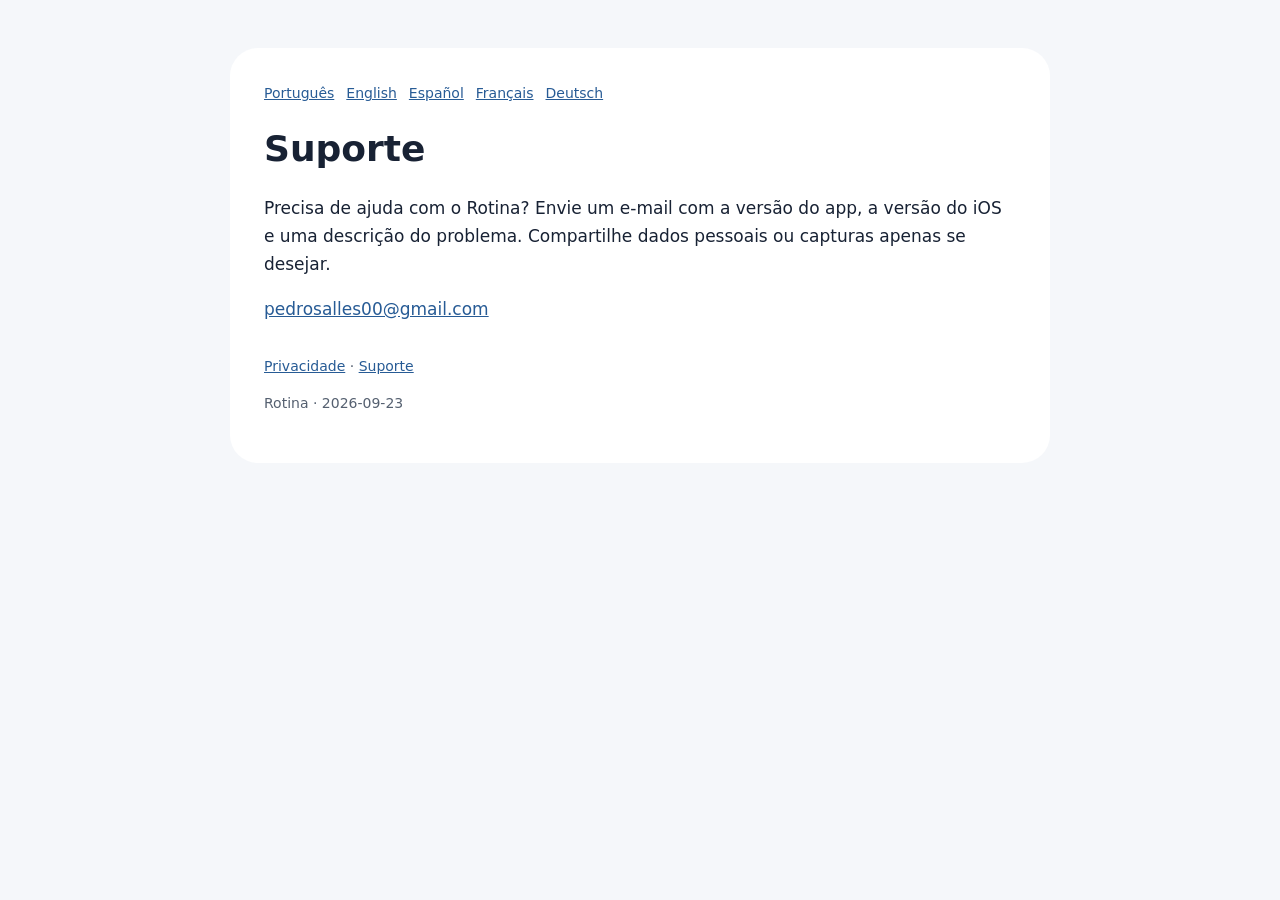
<file: index.html>
<!doctype html><html lang="pt-BR"><head><meta charset="utf-8"><meta name="viewport" content="width=device-width,initial-scale=1"><title>Rotina · Suporte</title><link rel="stylesheet" href="style.css"></head><body><main><nav aria-label="Languages"><a lang="pt-BR" href="support-pt-BR.html">Português</a> <a lang="en" href="support-en.html">English</a> <a lang="es" href="support-es.html">Español</a> <a lang="fr" href="support-fr.html">Français</a> <a lang="de" href="support-de.html">Deutsch</a></nav><h1>Suporte</h1><p>Precisa de ajuda com o Rotina? Envie um e-mail com a versão do app, a versão do iOS e uma descrição do problema. Compartilhe dados pessoais ou capturas apenas se desejar.</p><p><a href="mailto:pedrosalles00@gmail.com">pedrosalles00@gmail.com</a></p><footer><a href="privacy-pt-BR.html">Privacidade</a> · <a href="support-pt-BR.html">Suporte</a><p>Rotina · 2026-09-23</p></footer></main></body></html>
</file>
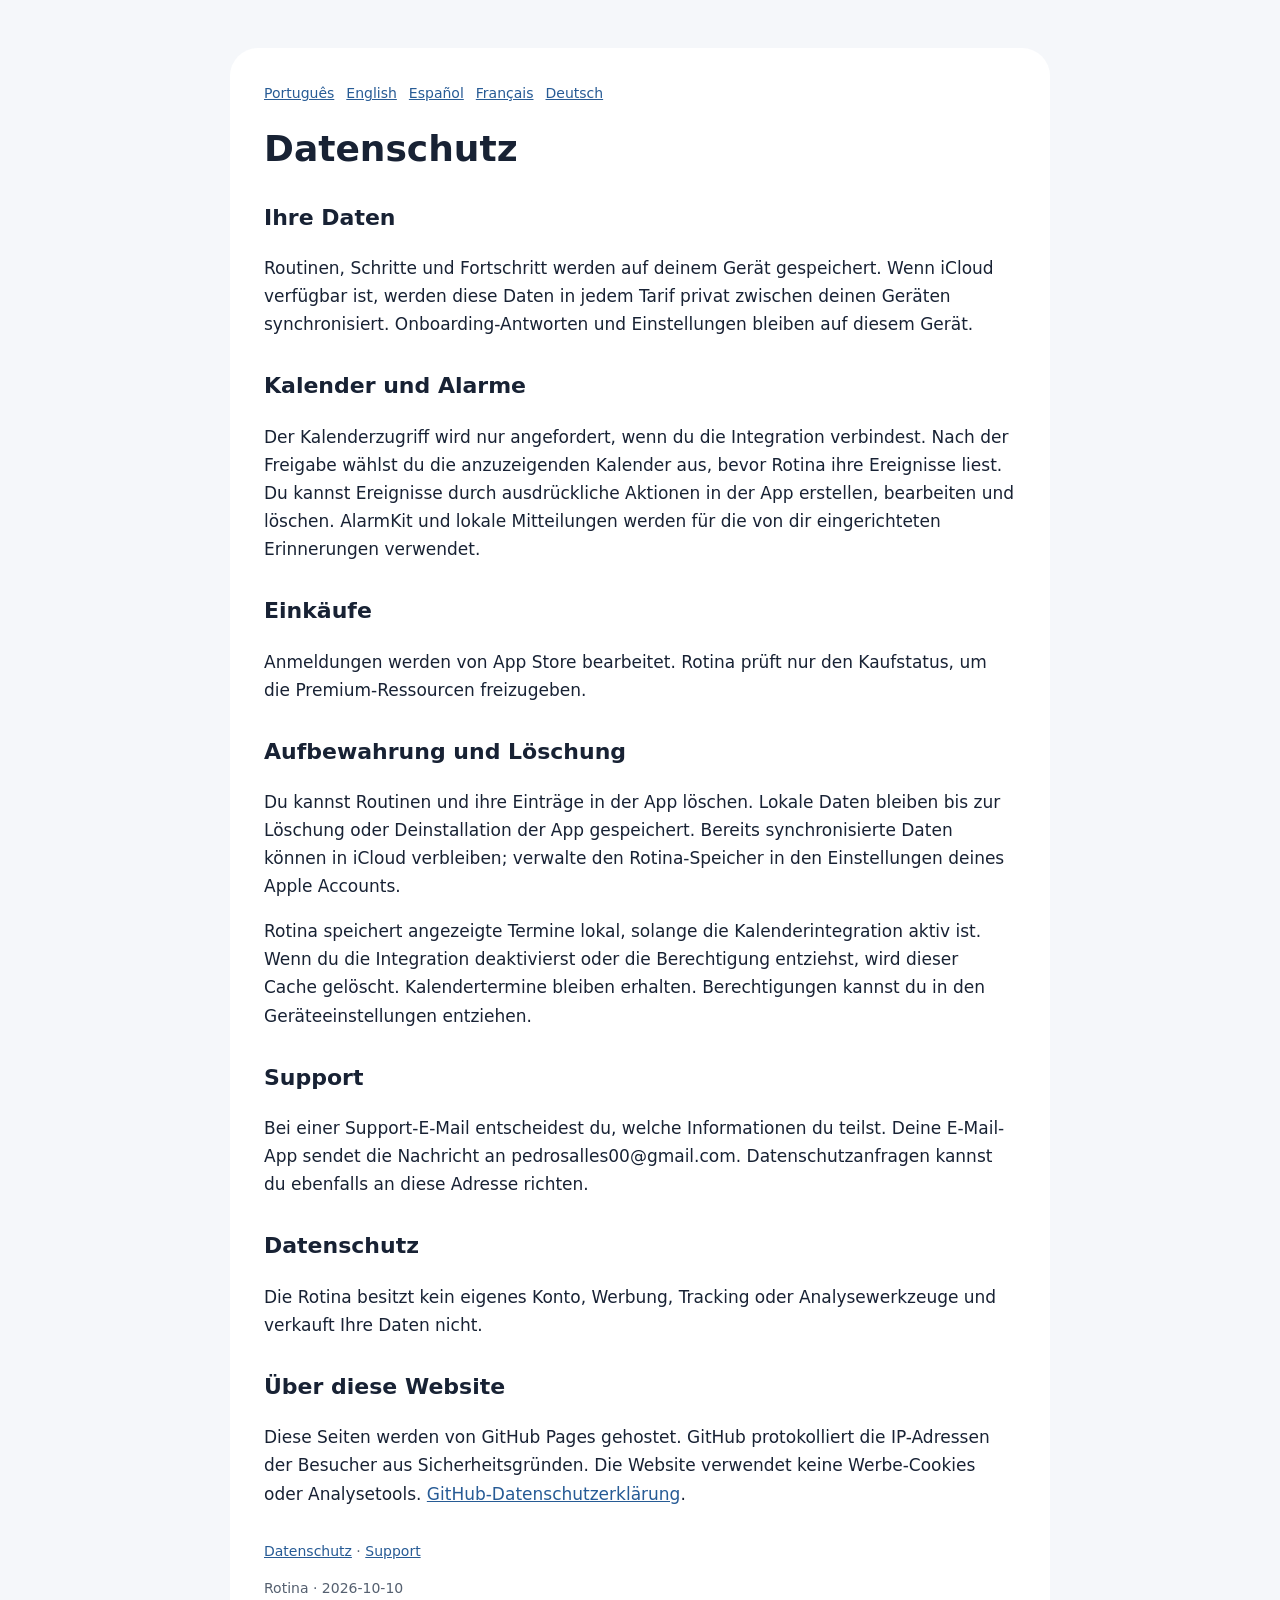
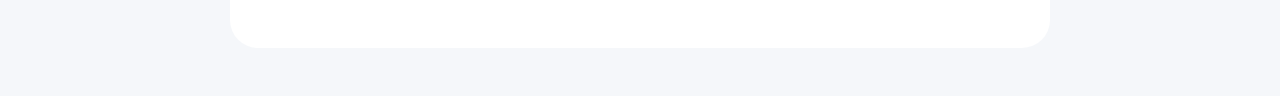
<file: privacy-de.html>
<!doctype html><html lang="de"><head><meta charset="utf-8"><meta name="viewport" content="width=device-width,initial-scale=1"><title>Rotina · Datenschutz</title><link rel="stylesheet" href="style.css"></head><body><main><nav aria-label="Languages"><a lang="pt-BR" href="privacy-pt-BR.html">Português</a> <a lang="en" href="privacy-en.html">English</a> <a lang="es" href="privacy-es.html">Español</a> <a lang="fr" href="privacy-fr.html">Français</a> <a lang="de" href="privacy-de.html">Deutsch</a></nav><h1>Datenschutz</h1><section><h2>Ihre Daten</h2><p>Routinen, Schritte und Fortschritt werden auf deinem Gerät gespeichert. Wenn iCloud verfügbar ist, werden diese Daten in jedem Tarif privat zwischen deinen Geräten synchronisiert. Onboarding-Antworten und Einstellungen bleiben auf diesem Gerät.</p></section><section><h2>Kalender und Alarme</h2><p>Der Kalenderzugriff wird nur angefordert, wenn du die Integration verbindest. Nach der Freigabe wählst du die anzuzeigenden Kalender aus, bevor Rotina ihre Ereignisse liest. Du kannst Ereignisse durch ausdrückliche Aktionen in der App erstellen, bearbeiten und löschen. AlarmKit und lokale Mitteilungen werden für die von dir eingerichteten Erinnerungen verwendet.</p></section><section><h2>Einkäufe</h2><p>Anmeldungen werden von App Store bearbeitet. Rotina prüft nur den Kaufstatus, um die Premium-Ressourcen freizugeben.</p></section><section><h2>Aufbewahrung und Löschung</h2><p>Du kannst Routinen und ihre Einträge in der App löschen. Lokale Daten bleiben bis zur Löschung oder Deinstallation der App gespeichert. Bereits synchronisierte Daten können in iCloud verbleiben; verwalte den Rotina-Speicher in den Einstellungen deines Apple Accounts.</p><p>Rotina speichert angezeigte Termine lokal, solange die Kalenderintegration aktiv ist. Wenn du die Integration deaktivierst oder die Berechtigung entziehst, wird dieser Cache gelöscht. Kalendertermine bleiben erhalten. Berechtigungen kannst du in den Geräteeinstellungen entziehen.</p></section><section><h2>Support</h2><p>Bei einer Support-E-Mail entscheidest du, welche Informationen du teilst. Deine E-Mail-App sendet die Nachricht an pedrosalles00@gmail.com. Datenschutzanfragen kannst du ebenfalls an diese Adresse richten.</p></section><section><h2>Datenschutz</h2><p>Die Rotina besitzt kein eigenes Konto, Werbung, Tracking oder Analysewerkzeuge und verkauft Ihre Daten nicht.</p></section><section><h2>Über diese Website</h2><p>Diese Seiten werden von GitHub Pages gehostet. GitHub protokolliert die IP-Adressen der Besucher aus Sicherheitsgründen. Die Website verwendet keine Werbe-Cookies oder Analysetools. <a href="https://docs.github.com/en/site-policy/privacy-policies/github-general-privacy-statement">GitHub-Datenschutzerklärung</a>.</p></section><footer><a href="privacy-de.html">Datenschutz</a> · <a href="support-de.html">Support</a><p>Rotina · 2026-10-10</p></footer></main></body></html>
</file>
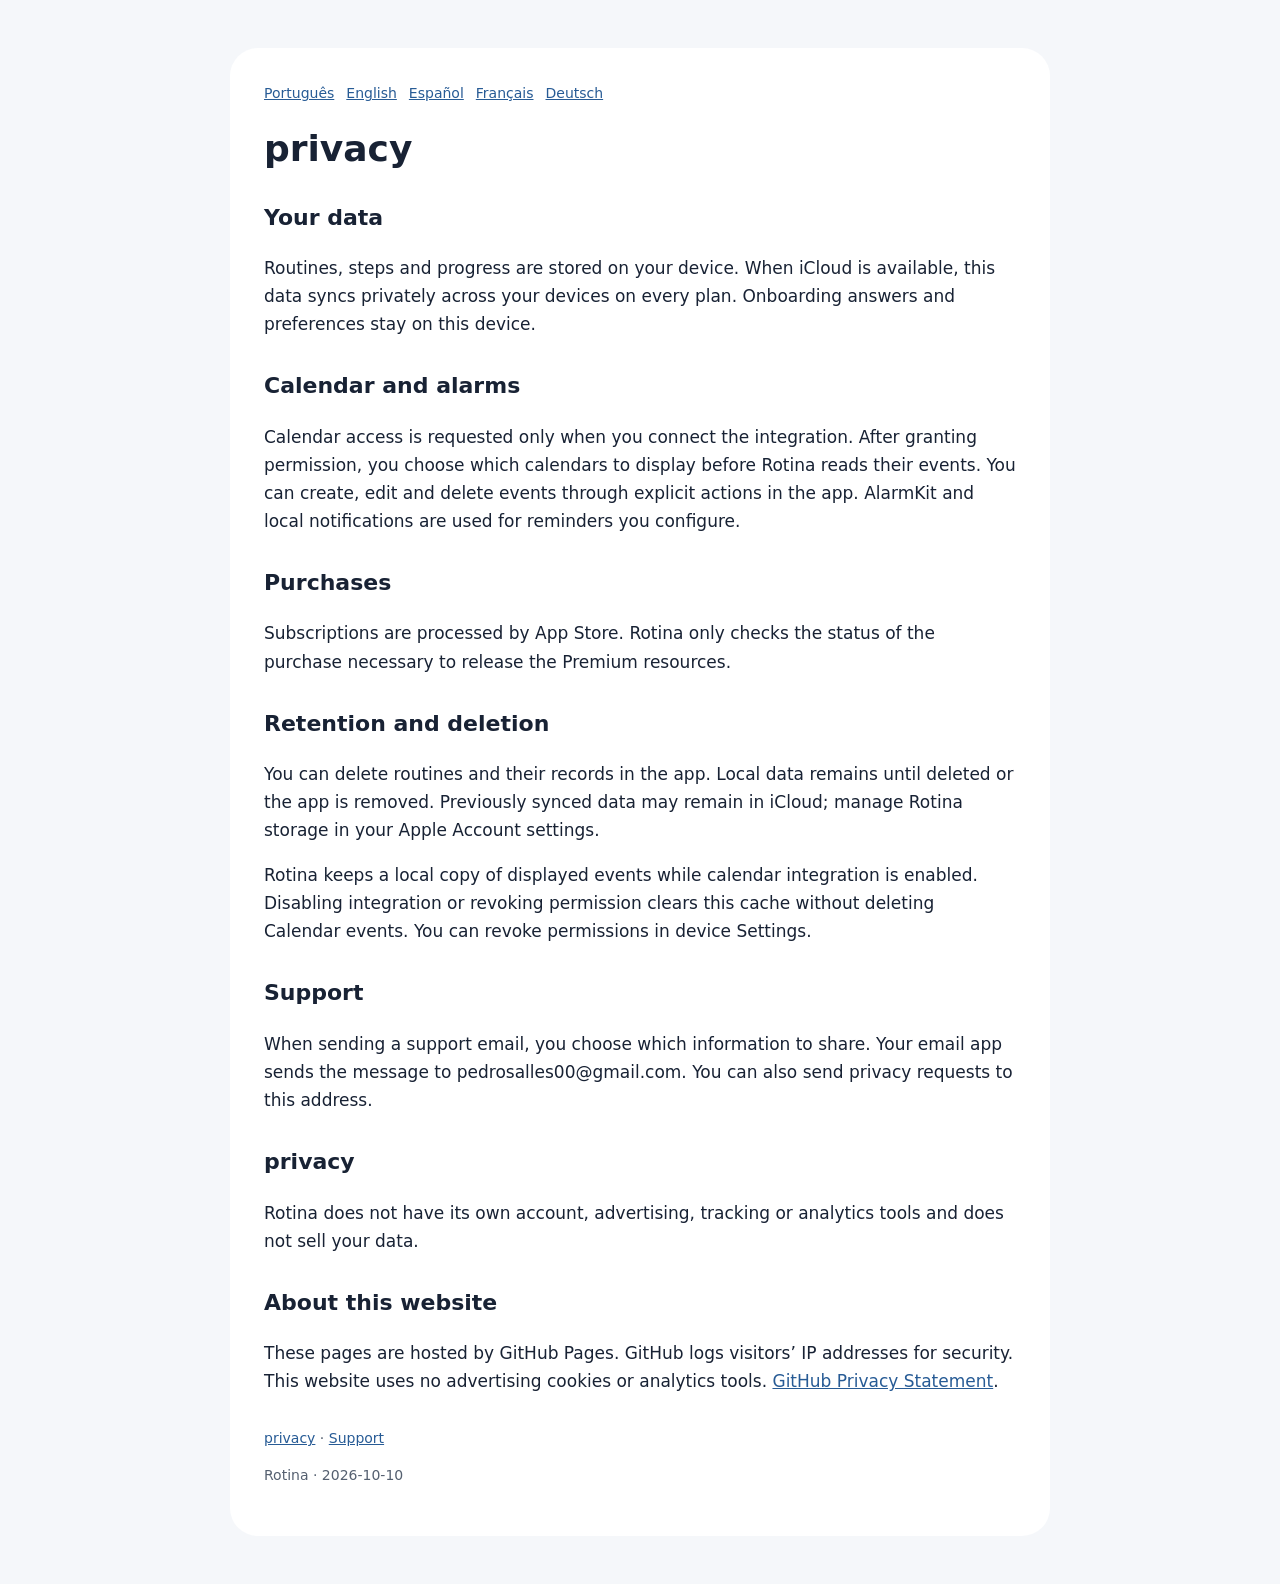
<file: privacy-en.html>
<!doctype html><html lang="en"><head><meta charset="utf-8"><meta name="viewport" content="width=device-width,initial-scale=1"><title>Rotina · privacy</title><link rel="stylesheet" href="style.css"></head><body><main><nav aria-label="Languages"><a lang="pt-BR" href="privacy-pt-BR.html">Português</a> <a lang="en" href="privacy-en.html">English</a> <a lang="es" href="privacy-es.html">Español</a> <a lang="fr" href="privacy-fr.html">Français</a> <a lang="de" href="privacy-de.html">Deutsch</a></nav><h1>privacy</h1><section><h2>Your data</h2><p>Routines, steps and progress are stored on your device. When iCloud is available, this data syncs privately across your devices on every plan. Onboarding answers and preferences stay on this device.</p></section><section><h2>Calendar and alarms</h2><p>Calendar access is requested only when you connect the integration. After granting permission, you choose which calendars to display before Rotina reads their events. You can create, edit and delete events through explicit actions in the app. AlarmKit and local notifications are used for reminders you configure.</p></section><section><h2>Purchases</h2><p>Subscriptions are processed by App Store. Rotina only checks the status of the purchase necessary to release the Premium resources.</p></section><section><h2>Retention and deletion</h2><p>You can delete routines and their records in the app. Local data remains until deleted or the app is removed. Previously synced data may remain in iCloud; manage Rotina storage in your Apple Account settings.</p><p>Rotina keeps a local copy of displayed events while calendar integration is enabled. Disabling integration or revoking permission clears this cache without deleting Calendar events. You can revoke permissions in device Settings.</p></section><section><h2>Support</h2><p>When sending a support email, you choose which information to share. Your email app sends the message to pedrosalles00@gmail.com. You can also send privacy requests to this address.</p></section><section><h2>privacy</h2><p>Rotina does not have its own account, advertising, tracking or analytics tools and does not sell your data.</p></section><section><h2>About this website</h2><p>These pages are hosted by GitHub Pages. GitHub logs visitors’ IP addresses for security. This website uses no advertising cookies or analytics tools. <a href="https://docs.github.com/en/site-policy/privacy-policies/github-general-privacy-statement">GitHub Privacy Statement</a>.</p></section><footer><a href="privacy-en.html">privacy</a> · <a href="support-en.html">Support</a><p>Rotina · 2026-10-10</p></footer></main></body></html>
</file>
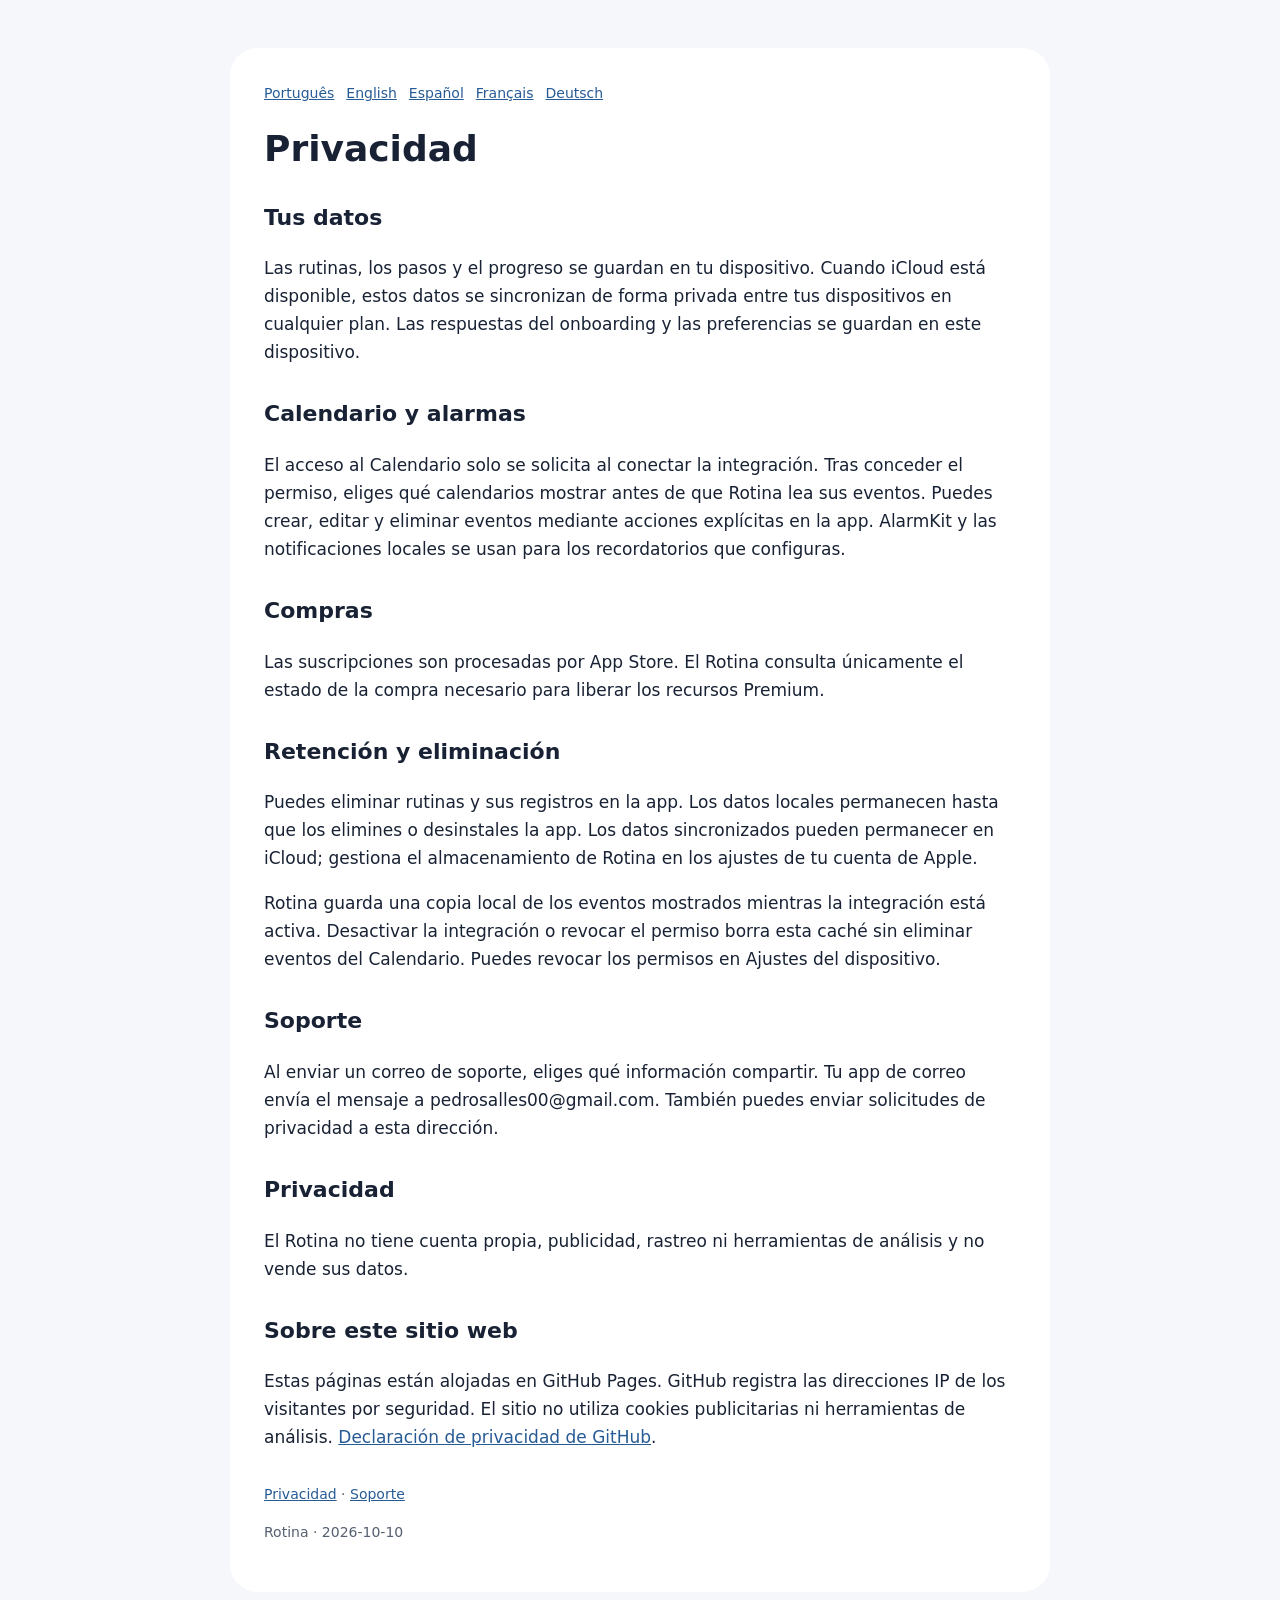
<file: privacy-es.html>
<!doctype html><html lang="es"><head><meta charset="utf-8"><meta name="viewport" content="width=device-width,initial-scale=1"><title>Rotina · Privacidad</title><link rel="stylesheet" href="style.css"></head><body><main><nav aria-label="Languages"><a lang="pt-BR" href="privacy-pt-BR.html">Português</a> <a lang="en" href="privacy-en.html">English</a> <a lang="es" href="privacy-es.html">Español</a> <a lang="fr" href="privacy-fr.html">Français</a> <a lang="de" href="privacy-de.html">Deutsch</a></nav><h1>Privacidad</h1><section><h2>Tus datos</h2><p>Las rutinas, los pasos y el progreso se guardan en tu dispositivo. Cuando iCloud está disponible, estos datos se sincronizan de forma privada entre tus dispositivos en cualquier plan. Las respuestas del onboarding y las preferencias se guardan en este dispositivo.</p></section><section><h2>Calendario y alarmas</h2><p>El acceso al Calendario solo se solicita al conectar la integración. Tras conceder el permiso, eliges qué calendarios mostrar antes de que Rotina lea sus eventos. Puedes crear, editar y eliminar eventos mediante acciones explícitas en la app. AlarmKit y las notificaciones locales se usan para los recordatorios que configuras.</p></section><section><h2>Compras</h2><p>Las suscripciones son procesadas por App Store. El Rotina consulta únicamente el estado de la compra necesario para liberar los recursos Premium.</p></section><section><h2>Retención y eliminación</h2><p>Puedes eliminar rutinas y sus registros en la app. Los datos locales permanecen hasta que los elimines o desinstales la app. Los datos sincronizados pueden permanecer en iCloud; gestiona el almacenamiento de Rotina en los ajustes de tu cuenta de Apple.</p><p>Rotina guarda una copia local de los eventos mostrados mientras la integración está activa. Desactivar la integración o revocar el permiso borra esta caché sin eliminar eventos del Calendario. Puedes revocar los permisos en Ajustes del dispositivo.</p></section><section><h2>Soporte</h2><p>Al enviar un correo de soporte, eliges qué información compartir. Tu app de correo envía el mensaje a pedrosalles00@gmail.com. También puedes enviar solicitudes de privacidad a esta dirección.</p></section><section><h2>Privacidad</h2><p>El Rotina no tiene cuenta propia, publicidad, rastreo ni herramientas de análisis y no vende sus datos.</p></section><section><h2>Sobre este sitio web</h2><p>Estas páginas están alojadas en GitHub Pages. GitHub registra las direcciones IP de los visitantes por seguridad. El sitio no utiliza cookies publicitarias ni herramientas de análisis. <a href="https://docs.github.com/en/site-policy/privacy-policies/github-general-privacy-statement">Declaración de privacidad de GitHub</a>.</p></section><footer><a href="privacy-es.html">Privacidad</a> · <a href="support-es.html">Soporte</a><p>Rotina · 2026-10-10</p></footer></main></body></html>
</file>
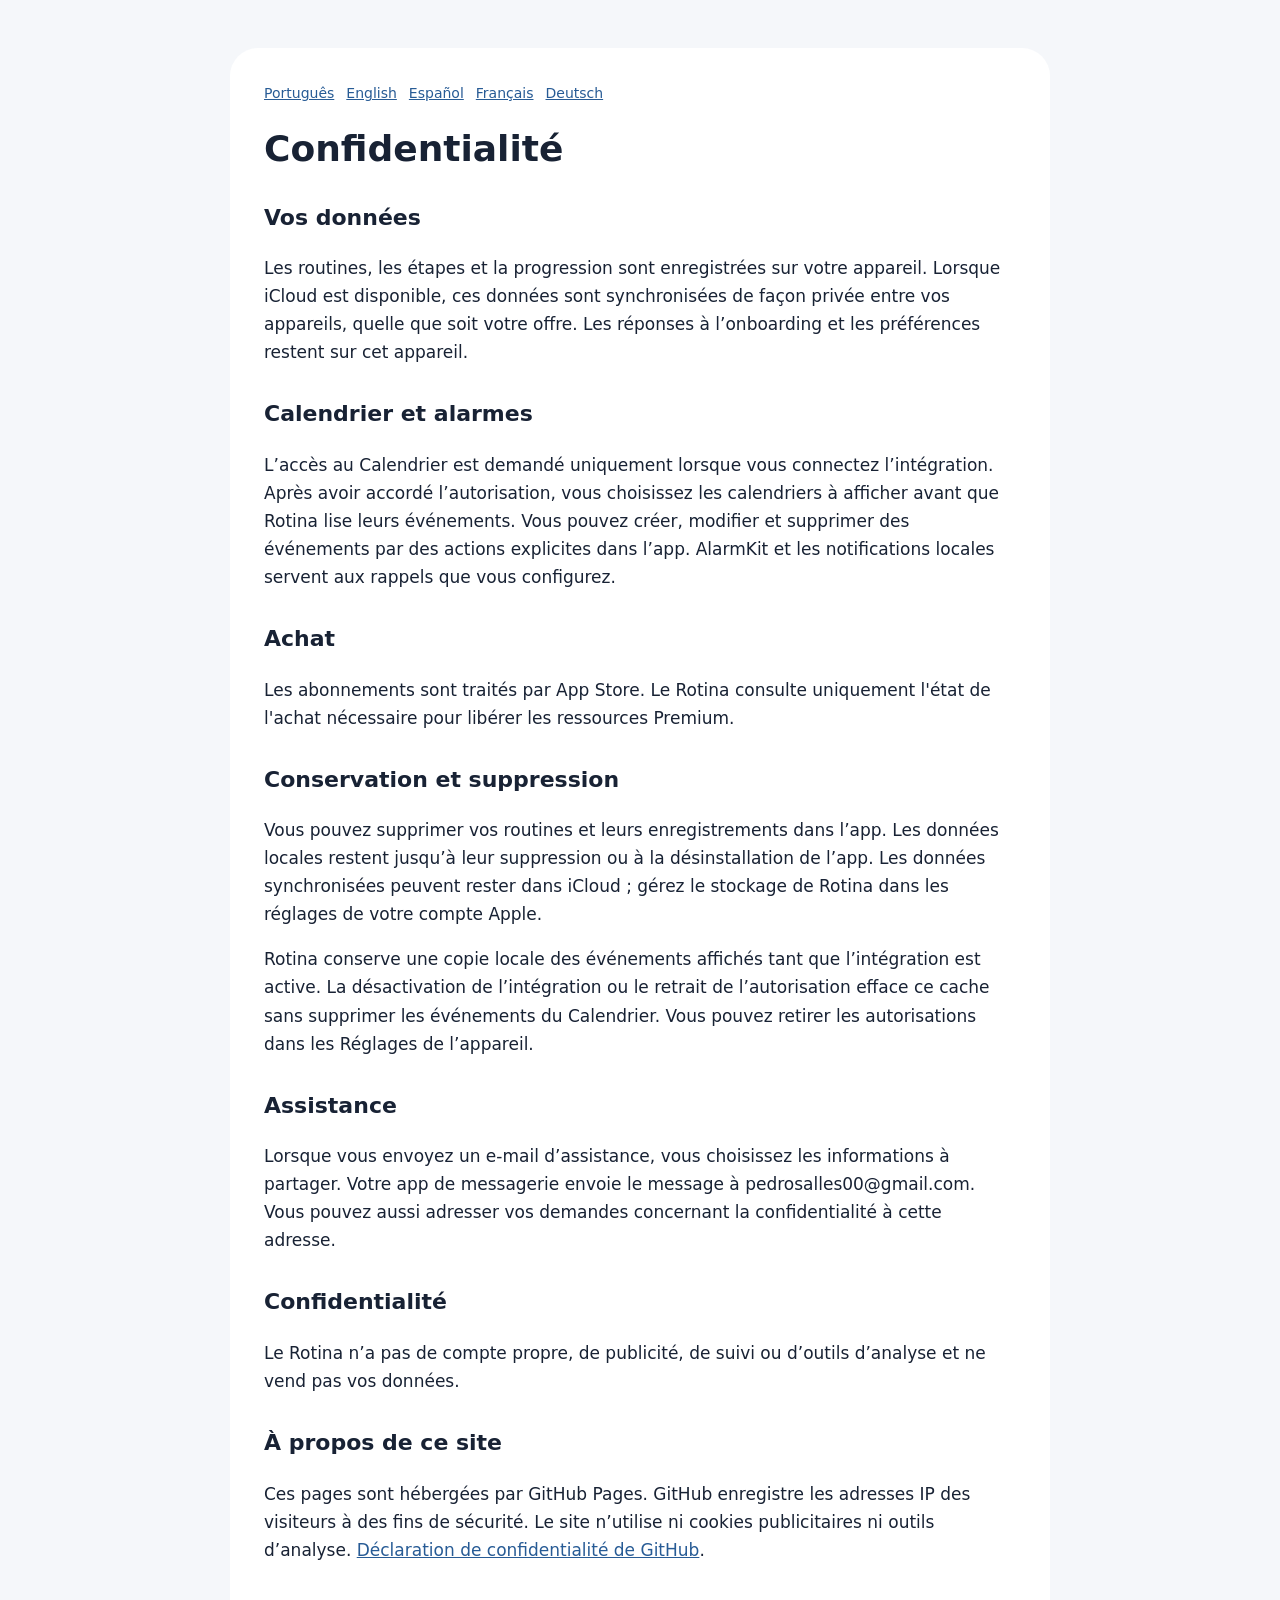
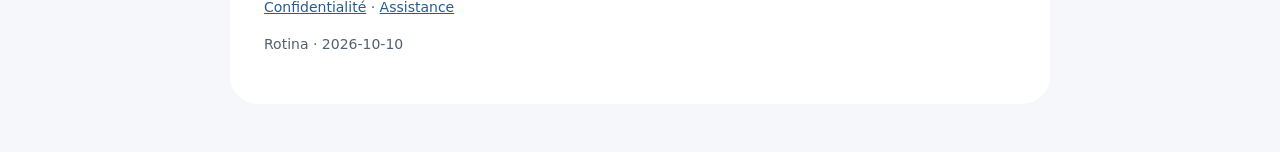
<file: privacy-fr.html>
<!doctype html><html lang="fr"><head><meta charset="utf-8"><meta name="viewport" content="width=device-width,initial-scale=1"><title>Rotina · Confidentialité</title><link rel="stylesheet" href="style.css"></head><body><main><nav aria-label="Languages"><a lang="pt-BR" href="privacy-pt-BR.html">Português</a> <a lang="en" href="privacy-en.html">English</a> <a lang="es" href="privacy-es.html">Español</a> <a lang="fr" href="privacy-fr.html">Français</a> <a lang="de" href="privacy-de.html">Deutsch</a></nav><h1>Confidentialité</h1><section><h2>Vos données</h2><p>Les routines, les étapes et la progression sont enregistrées sur votre appareil. Lorsque iCloud est disponible, ces données sont synchronisées de façon privée entre vos appareils, quelle que soit votre offre. Les réponses à l’onboarding et les préférences restent sur cet appareil.</p></section><section><h2>Calendrier et alarmes</h2><p>L’accès au Calendrier est demandé uniquement lorsque vous connectez l’intégration. Après avoir accordé l’autorisation, vous choisissez les calendriers à afficher avant que Rotina lise leurs événements. Vous pouvez créer, modifier et supprimer des événements par des actions explicites dans l’app. AlarmKit et les notifications locales servent aux rappels que vous configurez.</p></section><section><h2>Achat</h2><p>Les abonnements sont traités par App Store. Le Rotina consulte uniquement l&#x27;état de l&#x27;achat nécessaire pour libérer les ressources Premium.</p></section><section><h2>Conservation et suppression</h2><p>Vous pouvez supprimer vos routines et leurs enregistrements dans l’app. Les données locales restent jusqu’à leur suppression ou à la désinstallation de l’app. Les données synchronisées peuvent rester dans iCloud ; gérez le stockage de Rotina dans les réglages de votre compte Apple.</p><p>Rotina conserve une copie locale des événements affichés tant que l’intégration est active. La désactivation de l’intégration ou le retrait de l’autorisation efface ce cache sans supprimer les événements du Calendrier. Vous pouvez retirer les autorisations dans les Réglages de l’appareil.</p></section><section><h2>Assistance</h2><p>Lorsque vous envoyez un e-mail d’assistance, vous choisissez les informations à partager. Votre app de messagerie envoie le message à pedrosalles00@gmail.com. Vous pouvez aussi adresser vos demandes concernant la confidentialité à cette adresse.</p></section><section><h2>Confidentialité</h2><p>Le Rotina n’a pas de compte propre, de publicité, de suivi ou d’outils d’analyse et ne vend pas vos données.</p></section><section><h2>À propos de ce site</h2><p>Ces pages sont hébergées par GitHub Pages. GitHub enregistre les adresses IP des visiteurs à des fins de sécurité. Le site n’utilise ni cookies publicitaires ni outils d’analyse. <a href="https://docs.github.com/en/site-policy/privacy-policies/github-general-privacy-statement">Déclaration de confidentialité de GitHub</a>.</p></section><footer><a href="privacy-fr.html">Confidentialité</a> · <a href="support-fr.html">Assistance</a><p>Rotina · 2026-10-10</p></footer></main></body></html>
</file>
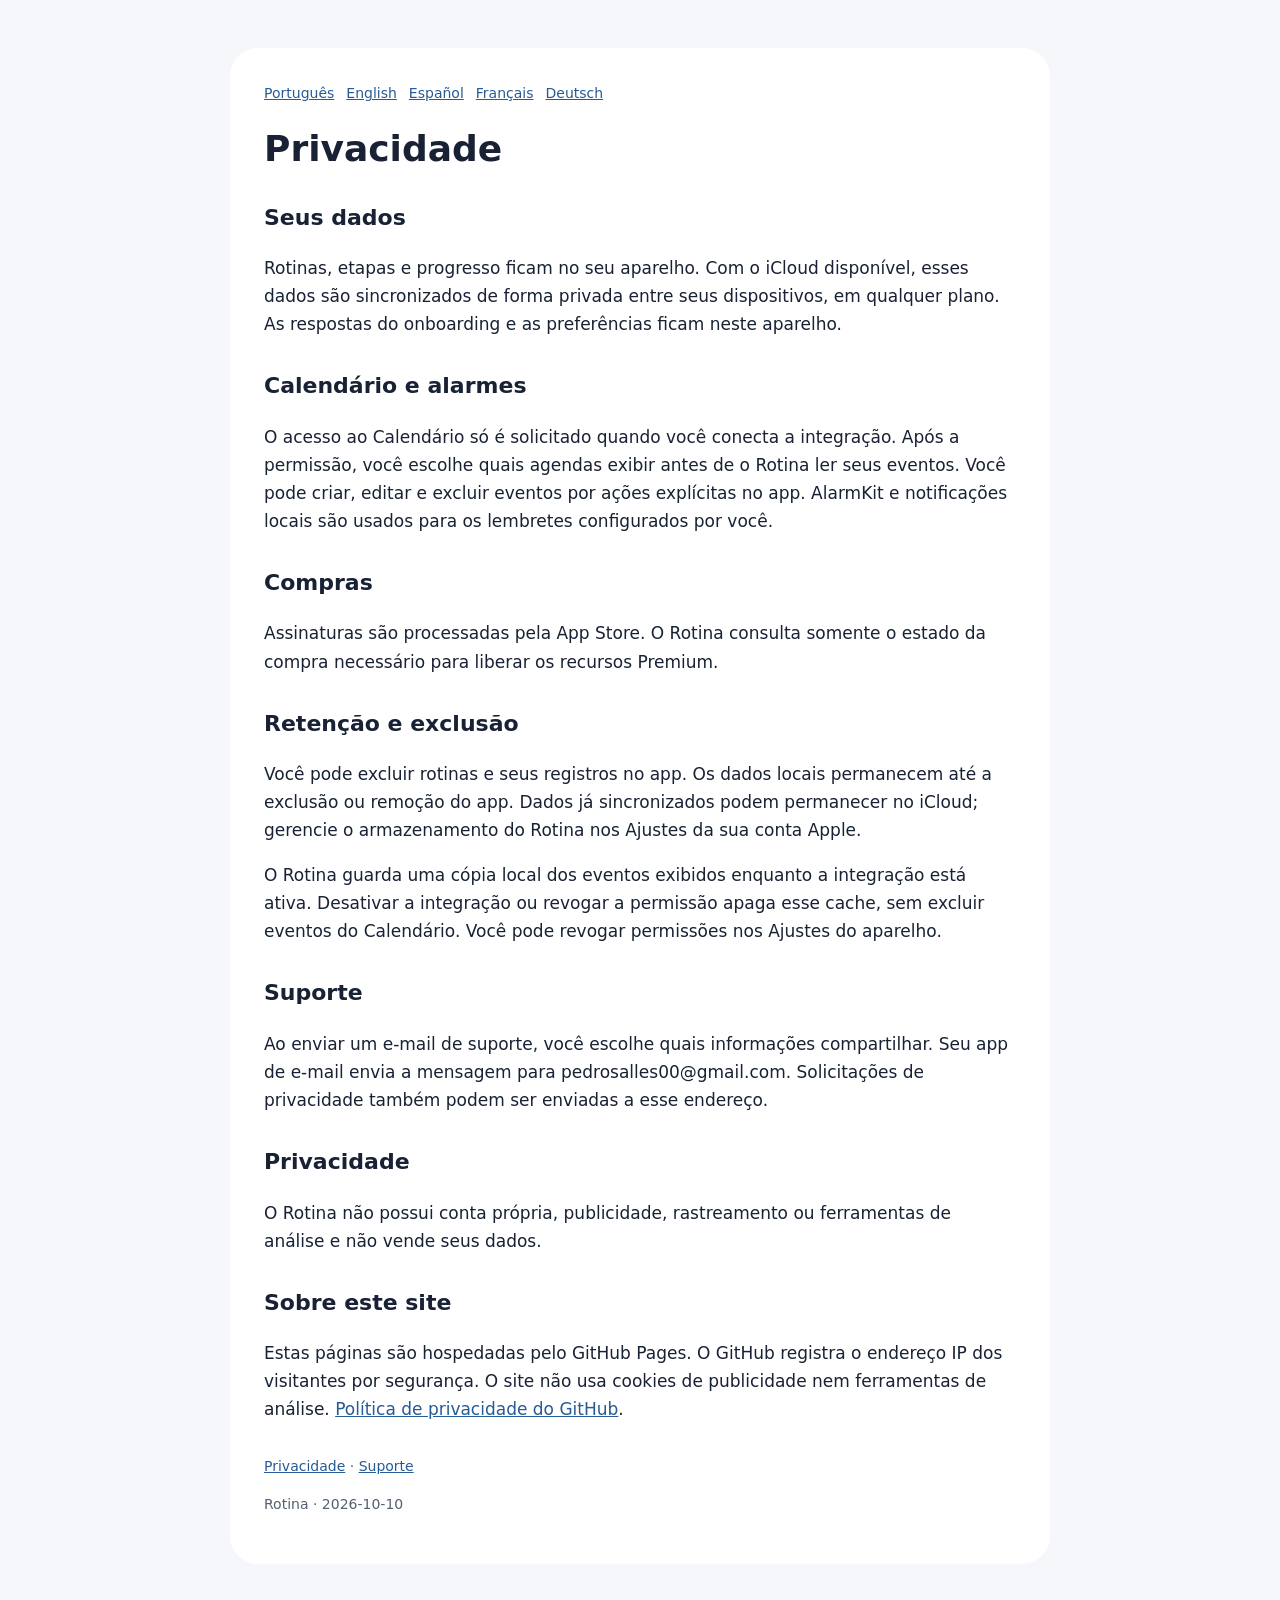
<file: privacy-pt-BR.html>
<!doctype html><html lang="pt-BR"><head><meta charset="utf-8"><meta name="viewport" content="width=device-width,initial-scale=1"><title>Rotina · Privacidade</title><link rel="stylesheet" href="style.css"></head><body><main><nav aria-label="Languages"><a lang="pt-BR" href="privacy-pt-BR.html">Português</a> <a lang="en" href="privacy-en.html">English</a> <a lang="es" href="privacy-es.html">Español</a> <a lang="fr" href="privacy-fr.html">Français</a> <a lang="de" href="privacy-de.html">Deutsch</a></nav><h1>Privacidade</h1><section><h2>Seus dados</h2><p>Rotinas, etapas e progresso ficam no seu aparelho. Com o iCloud disponível, esses dados são sincronizados de forma privada entre seus dispositivos, em qualquer plano. As respostas do onboarding e as preferências ficam neste aparelho.</p></section><section><h2>Calendário e alarmes</h2><p>O acesso ao Calendário só é solicitado quando você conecta a integração. Após a permissão, você escolhe quais agendas exibir antes de o Rotina ler seus eventos. Você pode criar, editar e excluir eventos por ações explícitas no app. AlarmKit e notificações locais são usados para os lembretes configurados por você.</p></section><section><h2>Compras</h2><p>Assinaturas são processadas pela App Store. O Rotina consulta somente o estado da compra necessário para liberar os recursos Premium.</p></section><section><h2>Retenção e exclusão</h2><p>Você pode excluir rotinas e seus registros no app. Os dados locais permanecem até a exclusão ou remoção do app. Dados já sincronizados podem permanecer no iCloud; gerencie o armazenamento do Rotina nos Ajustes da sua conta Apple.</p><p>O Rotina guarda uma cópia local dos eventos exibidos enquanto a integração está ativa. Desativar a integração ou revogar a permissão apaga esse cache, sem excluir eventos do Calendário. Você pode revogar permissões nos Ajustes do aparelho.</p></section><section><h2>Suporte</h2><p>Ao enviar um e-mail de suporte, você escolhe quais informações compartilhar. Seu app de e-mail envia a mensagem para pedrosalles00@gmail.com. Solicitações de privacidade também podem ser enviadas a esse endereço.</p></section><section><h2>Privacidade</h2><p>O Rotina não possui conta própria, publicidade, rastreamento ou ferramentas de análise e não vende seus dados.</p></section><section><h2>Sobre este site</h2><p>Estas páginas são hospedadas pelo GitHub Pages. O GitHub registra o endereço IP dos visitantes por segurança. O site não usa cookies de publicidade nem ferramentas de análise. <a href="https://docs.github.com/en/site-policy/privacy-policies/github-general-privacy-statement">Política de privacidade do GitHub</a>.</p></section><footer><a href="privacy-pt-BR.html">Privacidade</a> · <a href="support-pt-BR.html">Suporte</a><p>Rotina · 2026-10-10</p></footer></main></body></html>
</file>
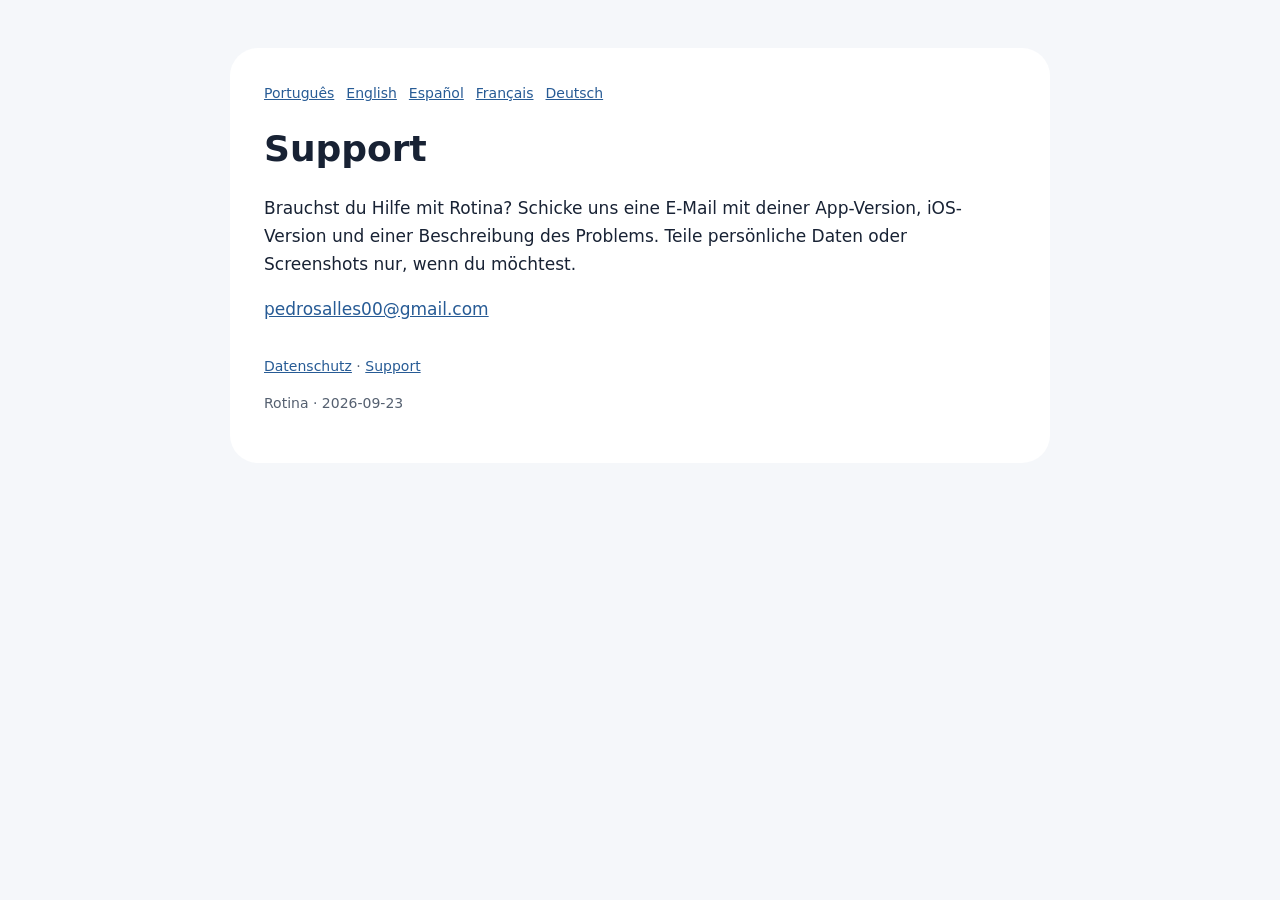
<file: support-de.html>
<!doctype html><html lang="de"><head><meta charset="utf-8"><meta name="viewport" content="width=device-width,initial-scale=1"><title>Rotina · Support</title><link rel="stylesheet" href="style.css"></head><body><main><nav aria-label="Languages"><a lang="pt-BR" href="support-pt-BR.html">Português</a> <a lang="en" href="support-en.html">English</a> <a lang="es" href="support-es.html">Español</a> <a lang="fr" href="support-fr.html">Français</a> <a lang="de" href="support-de.html">Deutsch</a></nav><h1>Support</h1><p>Brauchst du Hilfe mit Rotina? Schicke uns eine E-Mail mit deiner App-Version, iOS-Version und einer Beschreibung des Problems. Teile persönliche Daten oder Screenshots nur, wenn du möchtest.</p><p><a href="mailto:pedrosalles00@gmail.com">pedrosalles00@gmail.com</a></p><footer><a href="privacy-de.html">Datenschutz</a> · <a href="support-de.html">Support</a><p>Rotina · 2026-09-23</p></footer></main></body></html>
</file>
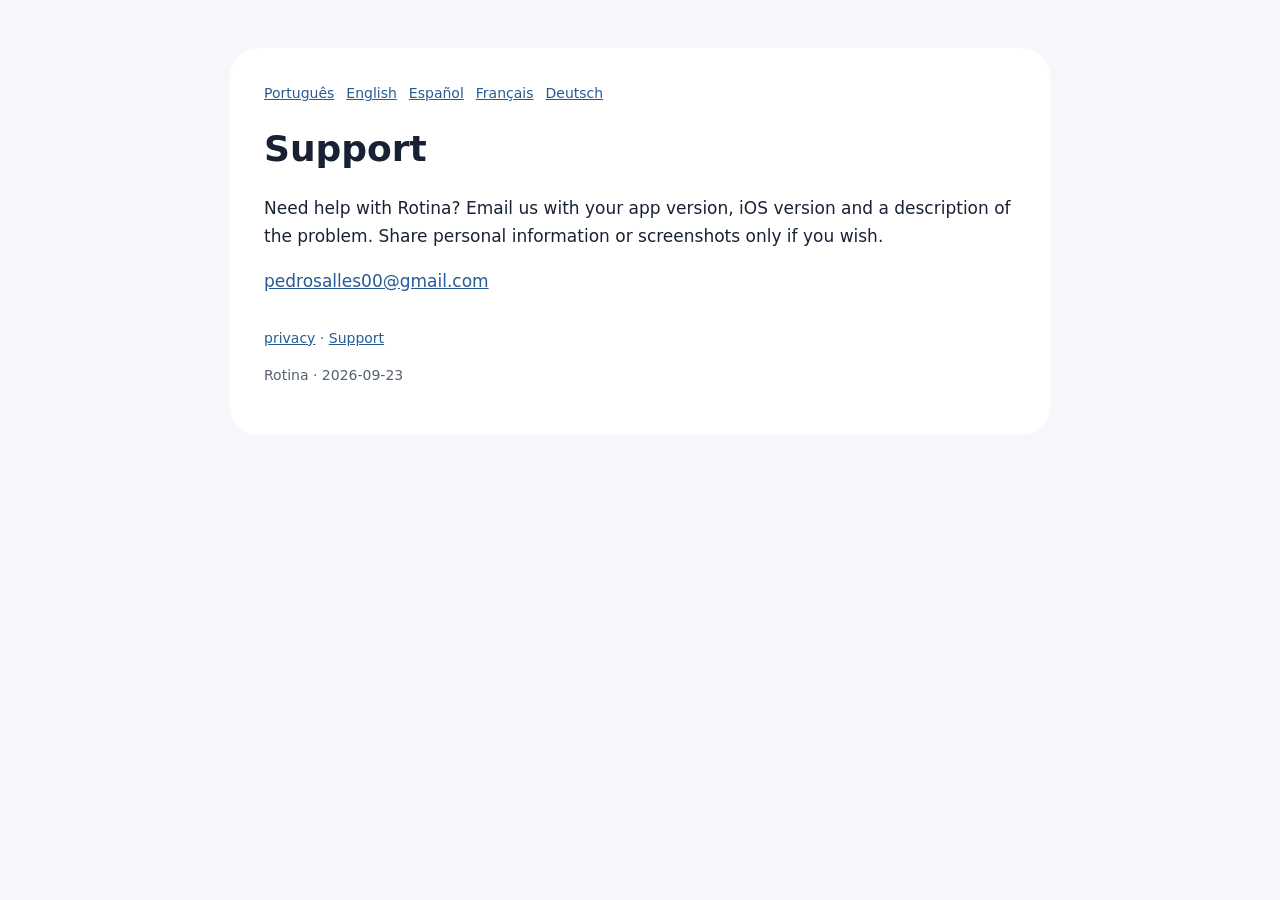
<file: support-en.html>
<!doctype html><html lang="en"><head><meta charset="utf-8"><meta name="viewport" content="width=device-width,initial-scale=1"><title>Rotina · Support</title><link rel="stylesheet" href="style.css"></head><body><main><nav aria-label="Languages"><a lang="pt-BR" href="support-pt-BR.html">Português</a> <a lang="en" href="support-en.html">English</a> <a lang="es" href="support-es.html">Español</a> <a lang="fr" href="support-fr.html">Français</a> <a lang="de" href="support-de.html">Deutsch</a></nav><h1>Support</h1><p>Need help with Rotina? Email us with your app version, iOS version and a description of the problem. Share personal information or screenshots only if you wish.</p><p><a href="mailto:pedrosalles00@gmail.com">pedrosalles00@gmail.com</a></p><footer><a href="privacy-en.html">privacy</a> · <a href="support-en.html">Support</a><p>Rotina · 2026-09-23</p></footer></main></body></html>
</file>
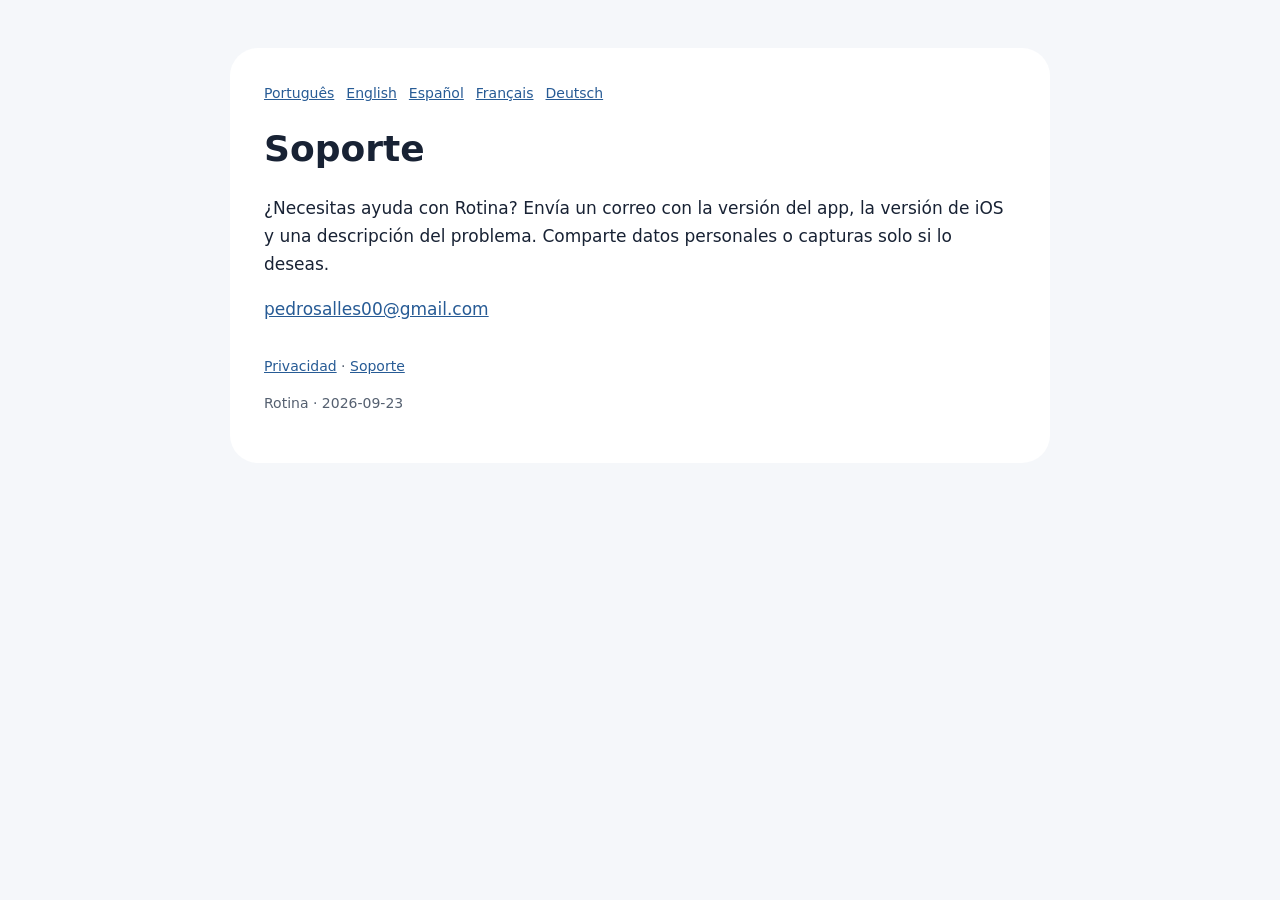
<file: support-es.html>
<!doctype html><html lang="es"><head><meta charset="utf-8"><meta name="viewport" content="width=device-width,initial-scale=1"><title>Rotina · Soporte</title><link rel="stylesheet" href="style.css"></head><body><main><nav aria-label="Languages"><a lang="pt-BR" href="support-pt-BR.html">Português</a> <a lang="en" href="support-en.html">English</a> <a lang="es" href="support-es.html">Español</a> <a lang="fr" href="support-fr.html">Français</a> <a lang="de" href="support-de.html">Deutsch</a></nav><h1>Soporte</h1><p>¿Necesitas ayuda con Rotina? Envía un correo con la versión del app, la versión de iOS y una descripción del problema. Comparte datos personales o capturas solo si lo deseas.</p><p><a href="mailto:pedrosalles00@gmail.com">pedrosalles00@gmail.com</a></p><footer><a href="privacy-es.html">Privacidad</a> · <a href="support-es.html">Soporte</a><p>Rotina · 2026-09-23</p></footer></main></body></html>
</file>
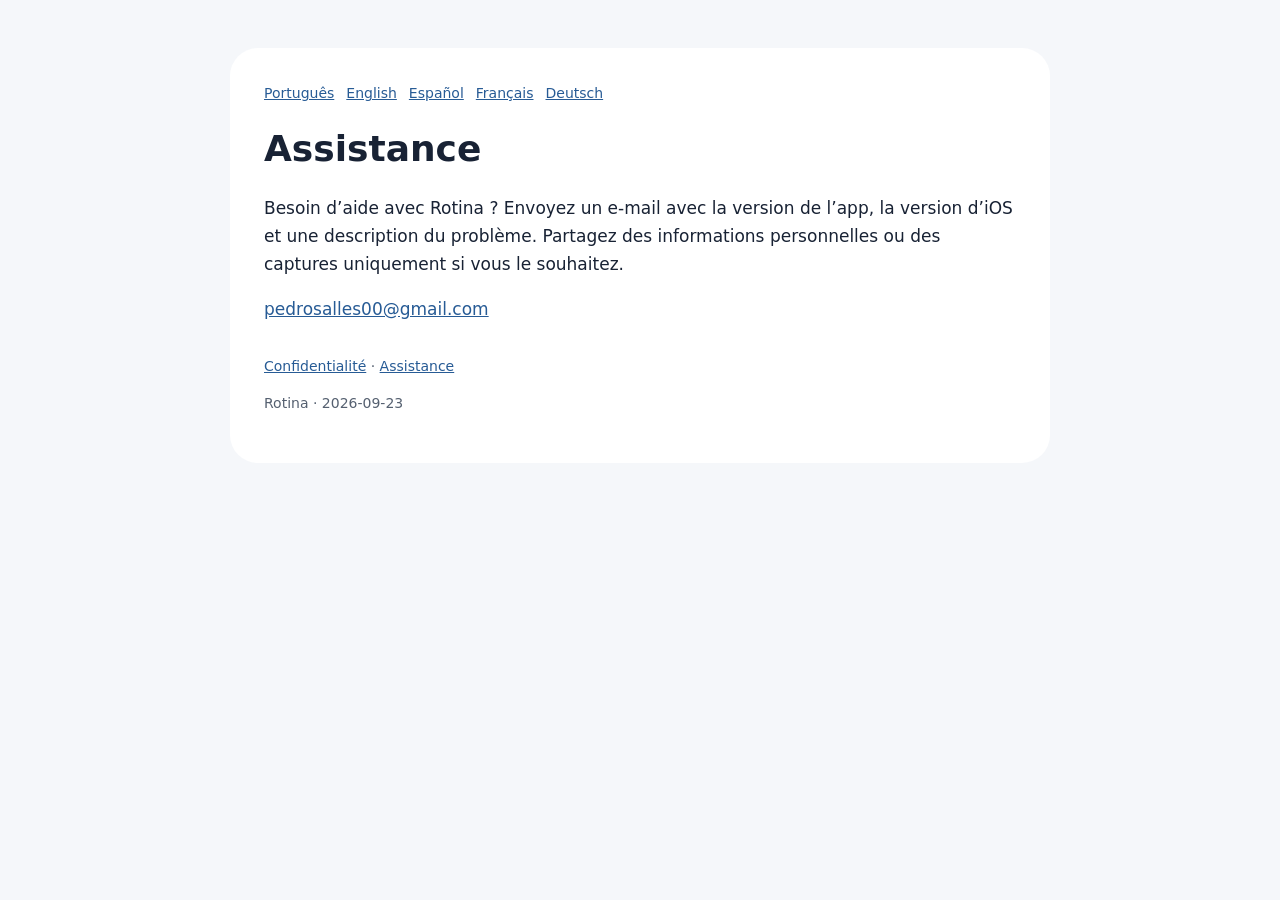
<file: support-fr.html>
<!doctype html><html lang="fr"><head><meta charset="utf-8"><meta name="viewport" content="width=device-width,initial-scale=1"><title>Rotina · Assistance</title><link rel="stylesheet" href="style.css"></head><body><main><nav aria-label="Languages"><a lang="pt-BR" href="support-pt-BR.html">Português</a> <a lang="en" href="support-en.html">English</a> <a lang="es" href="support-es.html">Español</a> <a lang="fr" href="support-fr.html">Français</a> <a lang="de" href="support-de.html">Deutsch</a></nav><h1>Assistance</h1><p>Besoin d’aide avec Rotina ? Envoyez un e-mail avec la version de l’app, la version d’iOS et une description du problème. Partagez des informations personnelles ou des captures uniquement si vous le souhaitez.</p><p><a href="mailto:pedrosalles00@gmail.com">pedrosalles00@gmail.com</a></p><footer><a href="privacy-fr.html">Confidentialité</a> · <a href="support-fr.html">Assistance</a><p>Rotina · 2026-09-23</p></footer></main></body></html>
</file>
<file: style.css>
*{box-sizing:border-box}body{margin:0;background:#f5f7fa;color:#182234;font:17px/1.65 system-ui,sans-serif}main{max-width:820px;margin:48px auto;padding:34px;background:#fff;border-radius:28px}nav{display:flex;flex-wrap:wrap;gap:12px;font-size:14px}a{color:#275b95}h1{font-size:36px;line-height:1.12}h2{font-size:22px;margin-top:30px}footer{margin-top:32px;color:#556070;font-size:14px}@media(max-width:600px){main{margin:12px;padding:24px}h1{font-size:30px}}@media(prefers-color-scheme:dark){body{background:#111722;color:#e9eef6}main{background:#1b2534}a{color:#9fcbff}footer{color:#b9c3d2}}
</file>
